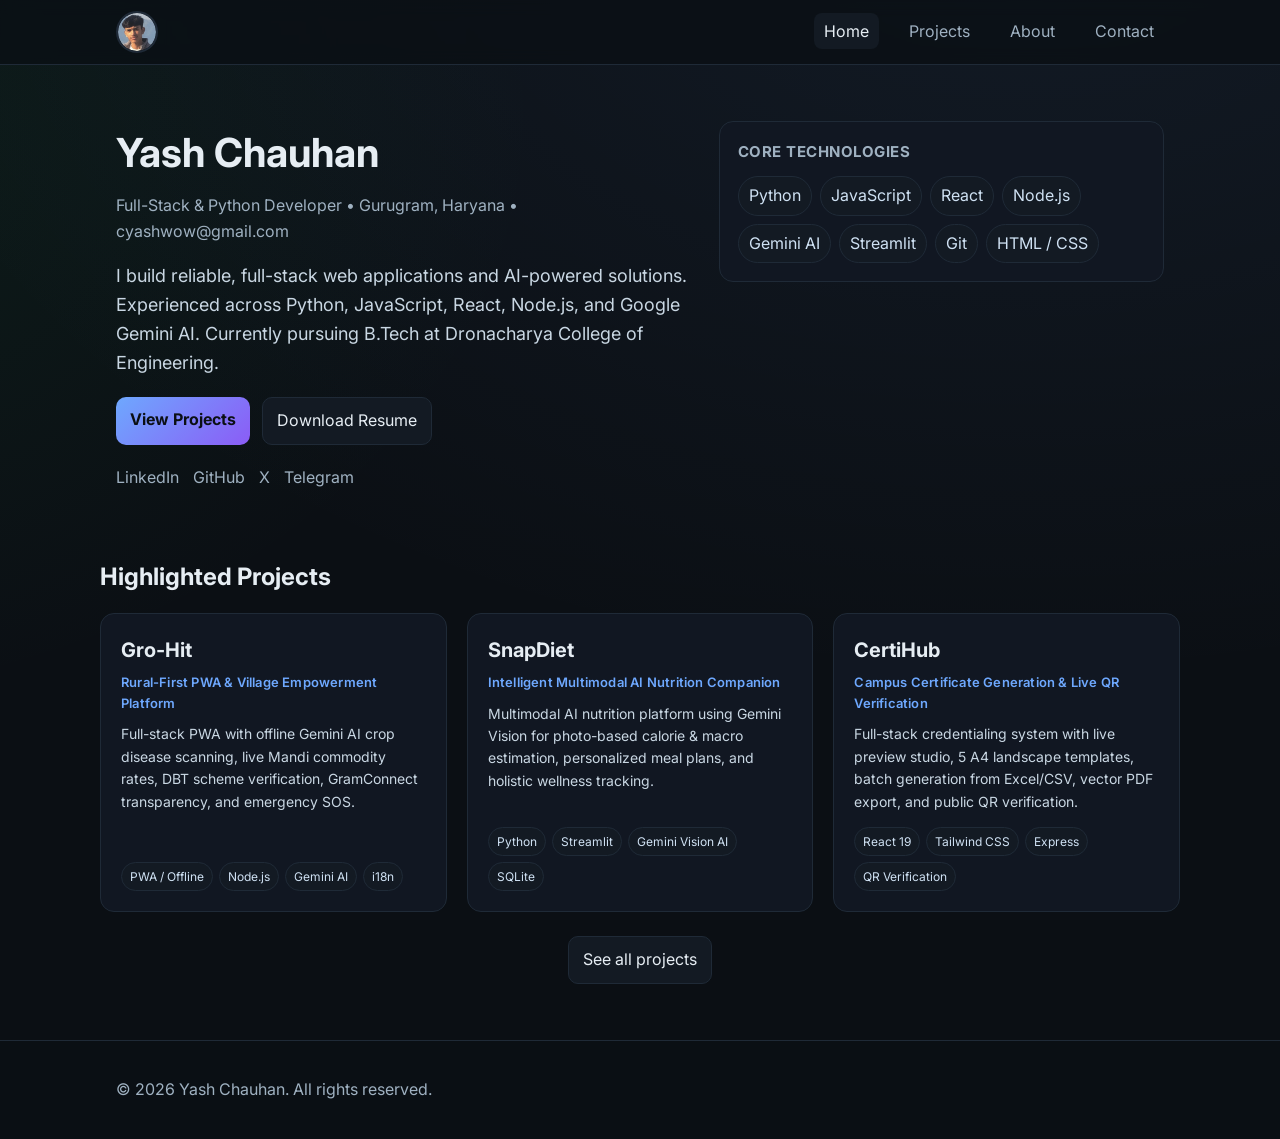
<file: index.html>
<!DOCTYPE html>
<html lang="en">
<head>
  <meta charset="UTF-8" />
  <meta name="viewport" content="width=device-width, initial-scale=1.0" />
  <title>Yash Chauhan | Full-Stack & Python Developer</title>
  <meta name="description" content="Portfolio of Yash Chauhan, Full-Stack & Python Developer based in Gurugram, Haryana. Featured projects: Gro-Hit, SnapDiet, and CertiHub."/>
  <link rel="preconnect" href="https://fonts.googleapis.com">
  <link rel="preconnect" href="https://fonts.gstatic.com" crossorigin>
  <link href="https://fonts.googleapis.com/css2?family=Inter:wght@300;400;600;800&display=swap" rel="stylesheet">
  <link rel="stylesheet" href="/assets/css/styles.css" />
  <link rel="icon" href="/assets/favicon.png" />
  <style>
    html{scroll-behavior:smooth}
    .will-reveal{opacity:0;transform:translateY(16px);filter:blur(2px);transition:opacity .7s ease,transform .7s cubic-bezier(.22,.61,.36,1),filter .7s ease;transition-delay:var(--delay,0s);will-change:transform,opacity}
    .is-visible{opacity:1;transform:translateY(0);filter:blur(0)}
    .card{transition:transform .25s ease,border-color .25s ease,background .25s ease;transform:translateY(0)}
    .card:hover{transform:translateY(-4px)}
    @media (prefers-reduced-motion: reduce){
      *,*::before,*::after{animation:none!important;transition:none!important;scroll-behavior:auto!important}
      .will-reveal{opacity:1!important;transform:none!important;filter:none!important}
    }
  </style>
</head>
<body>
  <header class="site-header">
    <div class="container nav">
      <a class="brand" href="/" title="Yash Chauhan"><img src="assets/profile.webp" alt="Yash Chauhan"></a>
      <nav>
        <a href="/index.html" class="active">Home</a>
        <a href="/projects.html">Projects</a>
        <a href="/about.html">About</a>
        <a href="/contact.html">Contact</a>
      </nav>
    </div>
  </header>

  <main>
    <section class="hero container">
      <div class="hero-text">
        <h1>Yash Chauhan</h1>
        <p class="subtitle">Full-Stack & Python Developer • Gurugram, Haryana • cyashwow@gmail.com</p>
        <p class="lead">I build reliable, full-stack web applications and AI-powered solutions. Experienced across Python, JavaScript, React, Node.js, and Google Gemini AI. Currently pursuing B.Tech at Dronacharya College of Engineering.</p>
        <div class="cta">
          <a class="btn primary" href="/projects.html">View Projects</a>
          <a class="btn" href="assets/Yash-Chauhan-Resume.pdf" download="Yash-Chauhan-Resume.pdf">Download Resume</a>
        </div>
        <div class="socials">
          <a href="https://www.linkedin.com/in/yash-chauhan-01aa91365?utm_source=share_via&utm_content=profile&utm_medium=member_android" target="_blank" rel="noreferrer">LinkedIn</a>
          <a href="https://github.com/maiyashchauhan" target="_blank" rel="noreferrer">GitHub</a>
          <a href="https://x.com/maiyashchauhan?t=0v5bc9ZHIDfpamhLMGIFfQ&s=09" target="_blank" rel="noreferrer">X</a>
          <a href="http://t.me/maiyashchauhan" target="_blank" rel="noreferrer">Telegram</a>
        </div>
      </div>
      <div class="hero-card">
        <h3 style="margin: 0 0 12px; font-size: 15px; color: var(--muted); text-transform: uppercase; letter-spacing: 0.5px;">Core Technologies</h3>
        <ul class="tech">
          <li>Python</li>
          <li>JavaScript</li>
          <li>React</li>
          <li>Node.js</li>
          <li>Gemini AI</li>
          <li>Streamlit</li>
          <li>Git</li>
          <li>HTML / CSS</li>
        </ul>
      </div>
    </section>

    <section class="highlight-projects container">
      <h2>Highlighted Projects</h2>
      <div class="grid">
        <a class="card" href="https://github.com/maiyashchauhan/gro-hit" target="_blank" rel="noreferrer">
          <div>
            <h3>Gro-Hit</h3>
            <p class="card-subtitle">Rural-First PWA & Village Empowerment Platform</p>
            <p class="card-desc">Full-stack PWA with offline Gemini AI crop disease scanning, live Mandi commodity rates, DBT scheme verification, GramConnect transparency, and emergency SOS.</p>
          </div>
          <div class="tags">
            <span class="tag">PWA / Offline</span>
            <span class="tag">Node.js</span>
            <span class="tag">Gemini AI</span>
            <span class="tag">i18n</span>
          </div>
        </a>

        <a class="card" href="https://github.com/maiyashchauhan/SnapDiet" target="_blank" rel="noreferrer">
          <div>
            <h3>SnapDiet</h3>
            <p class="card-subtitle">Intelligent Multimodal AI Nutrition Companion</p>
            <p class="card-desc">Multimodal AI nutrition platform using Gemini Vision for photo-based calorie & macro estimation, personalized meal plans, and holistic wellness tracking.</p>
          </div>
          <div class="tags">
            <span class="tag">Python</span>
            <span class="tag">Streamlit</span>
            <span class="tag">Gemini Vision AI</span>
            <span class="tag">SQLite</span>
          </div>
        </a>

        <a class="card" href="https://github.com/maiyashchauhan/dce-certihub" target="_blank" rel="noreferrer">
          <div>
            <h3>CertiHub</h3>
            <p class="card-subtitle">Campus Certificate Generation & Live QR Verification</p>
            <p class="card-desc">Full-stack credentialing system with live preview studio, 5 A4 landscape templates, batch generation from Excel/CSV, vector PDF export, and public QR verification.</p>
          </div>
          <div class="tags">
            <span class="tag">React 19</span>
            <span class="tag">Tailwind CSS</span>
            <span class="tag">Express</span>
            <span class="tag">QR Verification</span>
          </div>
        </a>
      </div>
      <div class="center">
        <a class="btn" href="/projects.html">See all projects</a>
      </div>
    </section>
  </main>

  <footer class="site-footer">
    <div class="container">
      <p>© <span id="year"></span> Yash Chauhan. All rights reserved.</p>
    </div>
  </footer>

  <script src="/assets/js/main.js"></script>
  <script>
    (function(){
      try{
        if(window.matchMedia && window.matchMedia('(prefers-reduced-motion: reduce)').matches){ return; }
        const $ = (s, root=document) => root.querySelector(s);
        const $ = (s, root=document) => Array.from(root.querySelectorAll(s));

        // Hero staggered on-load reveal
        const heroSeq = [
          $('.hero .hero-text h1'),
          $('.hero .hero-text .subtitle'),
          $('.hero .hero-text .lead'),
          $('.hero .hero-text .cta'),
          $('.hero .hero-text .socials')
        ].filter(Boolean);
        const heroCard = $('.hero .hero-card');
        const sequence = heroCard ? [...heroSeq, heroCard] : heroSeq;

        sequence.forEach((el, i) => {
          el.classList.add('will-reveal');
          el.style.setProperty('--delay', (i * 0.08)+'s');
        });
        requestAnimationFrame(() => {
          sequence.forEach(el => el.classList.add('is-visible'));
        });

        // IntersectionObserver for on-scroll reveals
        const io = new IntersectionObserver((entries, obs) => {
          entries.forEach(entry => {
            if(entry.isIntersecting){
              entry.target.classList.add('is-visible');
              obs.unobserve(entry.target);
            }
          });
        }, {threshold:0.15, rootMargin:'0px 0px -10% 0px'});

        const revealSelectors = [
          '.highlight-projects h2',
          '.highlight-projects .grid .card',
          '.projects-list .card',
          '.contact-grid > *'
        ];
        const revealEls = $(revealSelectors.join(', '));
        revealEls.forEach((el, i) => {
          el.classList.add('will-reveal');
          el.style.setProperty('--delay', ((i % 6) * 0.06)+'s');
          io.observe(el);
        });
      }catch(e){ /* no-op */ }
    })();
  </script>
</body>
</html>
</file>
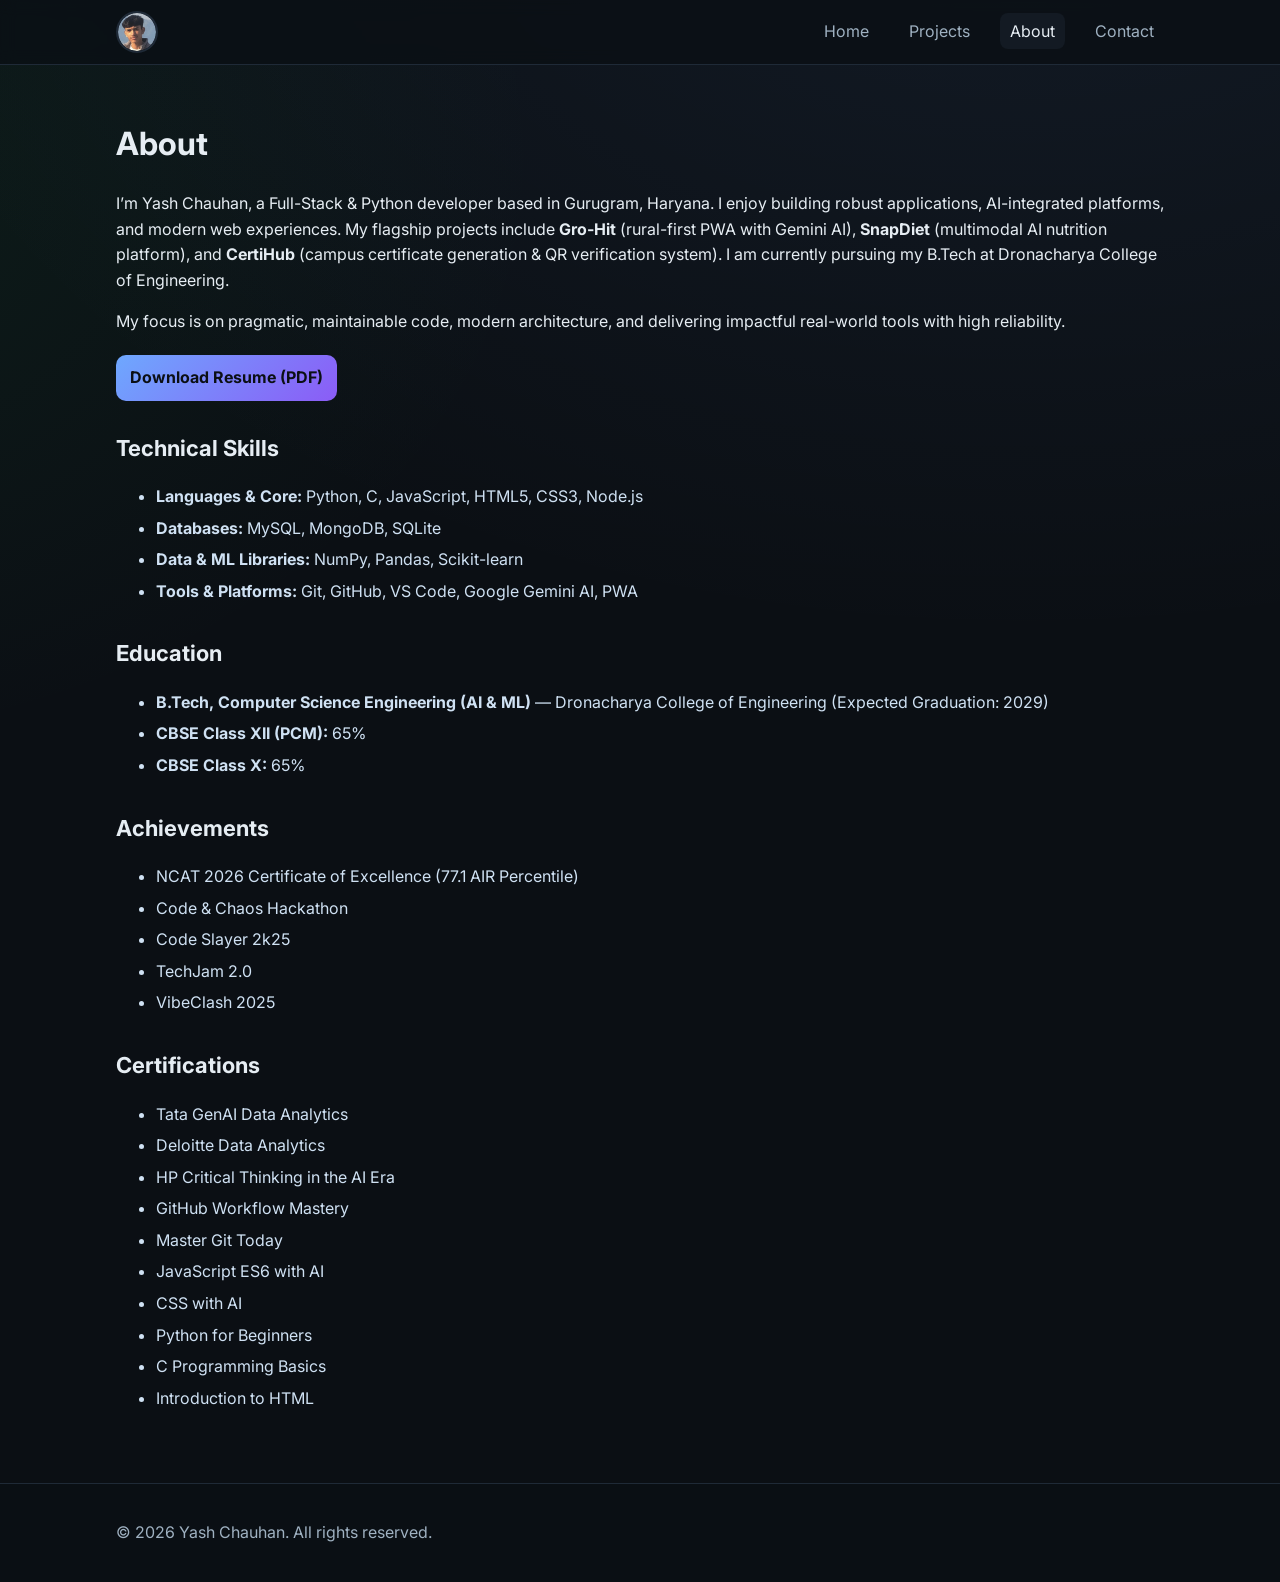
<file: about.html>
<!DOCTYPE html>
<html lang="en">
<head>
  <meta charset="UTF-8" />
  <meta name="viewport" content="width=device-width, initial-scale=1.0" />
  <title>About | Yash Chauhan</title>
  <link href="https://fonts.googleapis.com/css2?family=Inter:wght@300;400;600;800&display=swap" rel="stylesheet">
  <link rel="stylesheet" href="/assets/css/styles.css" />
</head>
<body>
  <header class="site-header">
    <div class="container nav">
      <a class="brand" href="/" title="Yash Chauhan"><img src="assets/profile.webp" alt="Yash Chauhan"></a>
      <nav>
        <a href="/index.html">Home</a>
        <a href="/projects.html">Projects</a>
        <a href="/about.html" class="active">About</a>
        <a href="/contact.html">Contact</a>
      </nav>
    </div>
  </header>

  <main class="container">
    <h1>About</h1>
    <div class="about">
      <p>I’m Yash Chauhan, a Full-Stack & Python developer based in Gurugram, Haryana. I enjoy building robust applications, AI-integrated platforms, and modern web experiences. My flagship projects include <strong>Gro-Hit</strong> (rural-first PWA with Gemini AI), <strong>SnapDiet</strong> (multimodal AI nutrition platform), and <strong>CertiHub</strong> (campus certificate generation & QR verification system). I am currently pursuing my B.Tech at Dronacharya College of Engineering.</p>
      <p>My focus is on pragmatic, maintainable code, modern architecture, and delivering impactful real-world tools with high reliability.</p>
      <div class="cta" style="margin: 20px 0 30px;">
        <a class="btn primary" href="assets/Yash-Chauhan-Resume.pdf" download="Yash-Chauhan-Resume.pdf">Download Resume (PDF)</a>
      </div>

      <h2 style="margin-top: 24px; font-size: 22px;">Technical Skills</h2>
      <ul class="bullets">
        <li><strong>Languages & Core:</strong> Python, C, JavaScript, HTML5, CSS3, Node.js</li>
        <li><strong>Databases:</strong> MySQL, MongoDB, SQLite</li>
        <li><strong>Data & ML Libraries:</strong> NumPy, Pandas, Scikit-learn</li>
        <li><strong>Tools & Platforms:</strong> Git, GitHub, VS Code, Google Gemini AI, PWA</li>
      </ul>

      <h2 style="margin-top: 32px; font-size: 22px;">Education</h2>
      <ul class="bullets">
        <li><strong>B.Tech, Computer Science Engineering (AI & ML)</strong> — Dronacharya College of Engineering (Expected Graduation: 2029)</li>
        <li><strong>CBSE Class XII (PCM):</strong> 65%</li>
        <li><strong>CBSE Class X:</strong> 65%</li>
      </ul>

      <h2 style="margin-top: 32px; font-size: 22px;">Achievements</h2>
      <ul class="bullets">
        <li>NCAT 2026 Certificate of Excellence (77.1 AIR Percentile)</li>
        <li>Code & Chaos Hackathon</li>
        <li>Code Slayer 2k25</li>
        <li>TechJam 2.0</li>
        <li>VibeClash 2025</li>
      </ul>

      <h2 style="margin-top: 32px; font-size: 22px;">Certifications</h2>
      <ul class="bullets">
        <li>Tata GenAI Data Analytics</li>
        <li>Deloitte Data Analytics</li>
        <li>HP Critical Thinking in the AI Era</li>
        <li>GitHub Workflow Mastery</li>
        <li>Master Git Today</li>
        <li>JavaScript ES6 with AI</li>
        <li>CSS with AI</li>
        <li>Python for Beginners</li>
        <li>C Programming Basics</li>
        <li>Introduction to HTML</li>
      </ul>
    </div>
  </main>

  <footer class="site-footer">
    <div class="container">
      <p>© <span id="year"></span> Yash Chauhan. All rights reserved.</p>
    </div>
  </footer>

  <script src="/assets/js/main.js"></script>
</body>
</html>
</file>
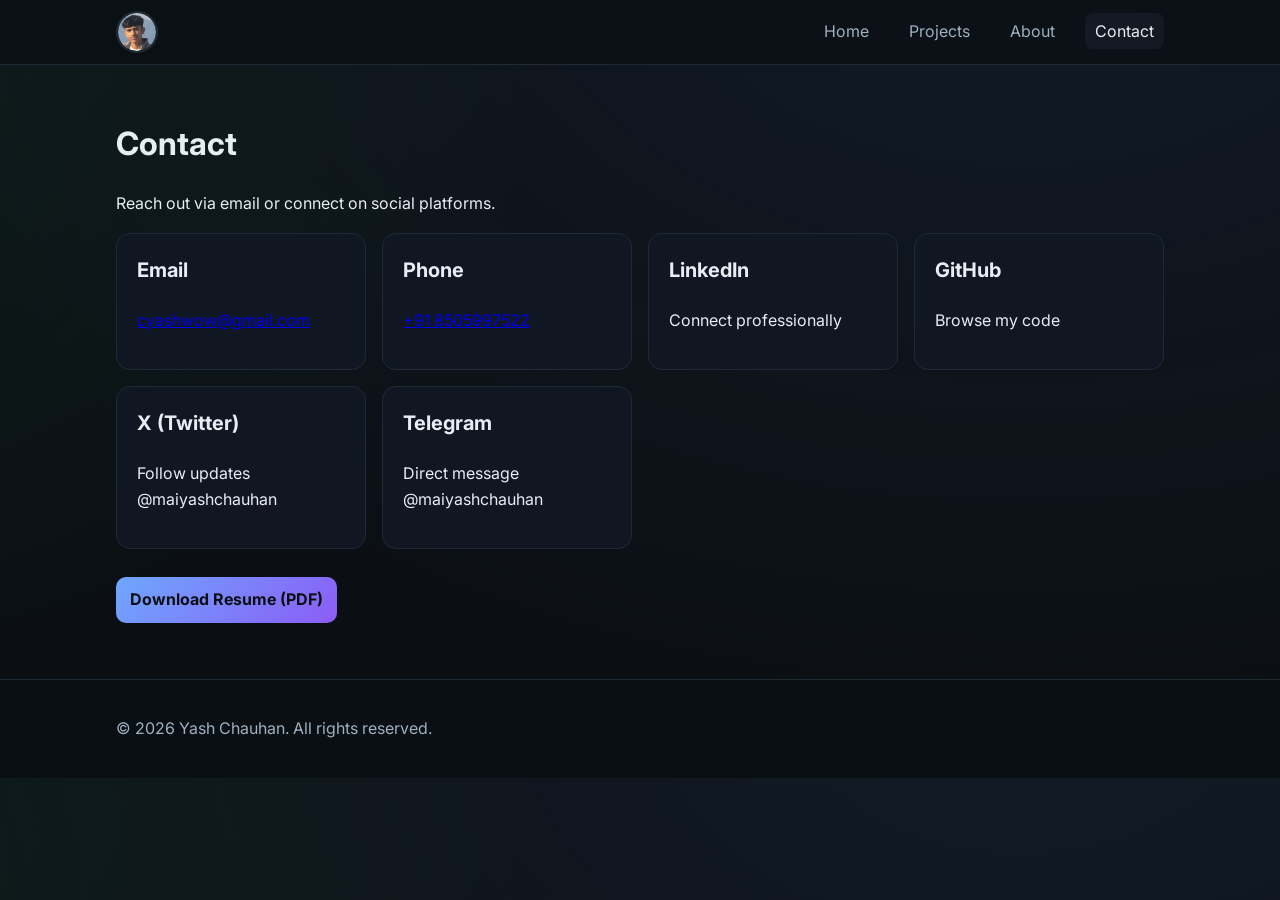
<file: contact.html>
<!DOCTYPE html>
<html lang="en">
<head>
  <meta charset="UTF-8" />
  <meta name="viewport" content="width=device-width, initial-scale=1.0" />
  <title>Contact | Yash Chauhan</title>
  <link href="https://fonts.googleapis.com/css2?family=Inter:wght@300;400;600;800&display=swap" rel="stylesheet">
  <link rel="stylesheet" href="/assets/css/styles.css" />
</head>
<body>
  <header class="site-header">
    <div class="container nav">
      <a class="brand" href="/" title="Yash Chauhan"><img src="assets/profile.webp" alt="Yash Chauhan"></a>
      <nav>
        <a href="/index.html">Home</a>
        <a href="/projects.html">Projects</a>
        <a href="/about.html">About</a>
        <a href="/contact.html" class="active">Contact</a>
      </nav>
    </div>
  </header>

  <main class="container">
    <h1>Contact</h1>
    <p>Reach out via email or connect on social platforms.</p>
    <div class="contact-grid">
      <div class="card">
        <h3>Email</h3>
        <p><a href="mailto:cyashwow@gmail.com">cyashwow@gmail.com</a></p>
      </div>
      <div class="card">
        <h3>Phone</h3>
        <p><a href="tel:+918505997522">+91 8505997522</a></p>
      </div>
      <a class="card" href="https://www.linkedin.com/in/yash-chauhan-01aa91365?utm_source=share_via&utm_content=profile&utm_medium=member_android" target="_blank" rel="noreferrer">
        <h3>LinkedIn</h3>
        <p>Connect professionally</p>
      </a>
      <a class="card" href="https://github.com/maiyashchauhan" target="_blank" rel="noreferrer">
        <h3>GitHub</h3>
        <p>Browse my code</p>
      </a>
      <a class="card" href="https://x.com/maiyashchauhan?t=0v5bc9ZHIDfpamhLMGIFfQ&s=09" target="_blank" rel="noreferrer">
        <h3>X (Twitter)</h3>
        <p>Follow updates @maiyashchauhan</p>
      </a>
      <a class="card" href="https://t.me/maiyashchauhan" target="_blank" rel="noreferrer">
        <h3>Telegram</h3>
        <p>Direct message @maiyashchauhan</p>
      </a>
    </div>
    <div style="margin-top: 28px;">
      <a class="btn primary" href="assets/Yash-Chauhan-Resume.pdf" download="Yash-Chauhan-Resume.pdf">Download Resume (PDF)</a>
    </div>
  </main>

  <footer class="site-footer">
    <div class="container">
      <p>© <span id="year"></span> Yash Chauhan. All rights reserved.</p>
    </div>
  </footer>

  <script src="/assets/js/main.js"></script>
</body>
</html>
</file>
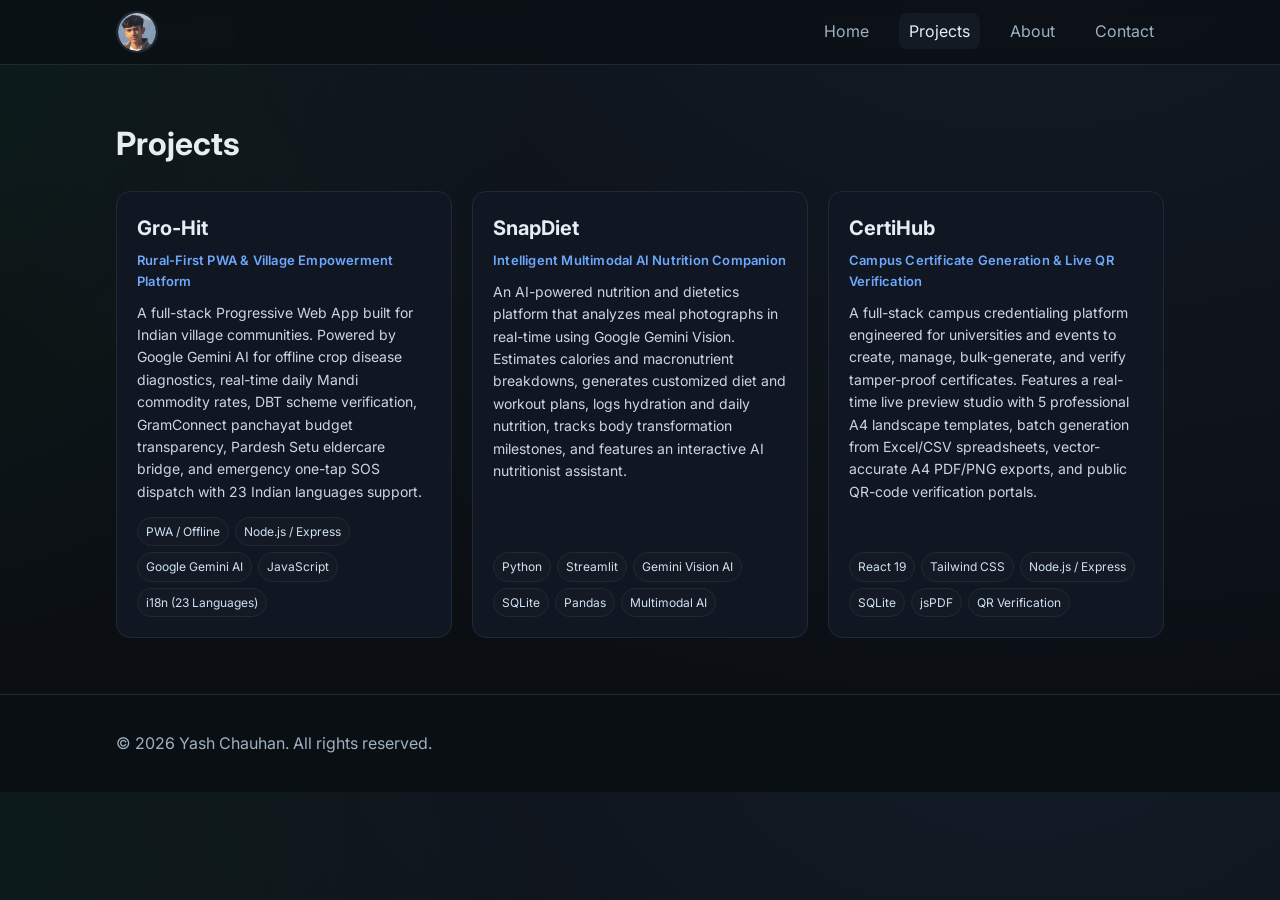
<file: projects.html>
<!DOCTYPE html>
<html lang="en">
<head>
  <meta charset="UTF-8" />
  <meta name="viewport" content="width=device-width, initial-scale=1.0" />
  <title>Projects | Yash Chauhan</title>
  <link href="https://fonts.googleapis.com/css2?family=Inter:wght@300;400;600;800&display=swap" rel="stylesheet">
  <link rel="stylesheet" href="/assets/css/styles.css" />
</head>
<body>
  <header class="site-header">
    <div class="container nav">
      <a class="brand" href="/" title="Yash Chauhan"><img src="assets/profile.webp" alt="Yash Chauhan"></a>
      <nav>
        <a href="/index.html">Home</a>
        <a href="/projects.html" class="active">Projects</a>
        <a href="/about.html">About</a>
        <a href="/contact.html">Contact</a>
      </nav>
    </div>
  </header>

  <main class="container">
    <h1>Projects</h1>
    <div class="projects-list grid">
      <a class="card" href="https://github.com/maiyashchauhan/gro-hit" target="_blank" rel="noreferrer">
        <div>
          <h3>Gro-Hit</h3>
          <p class="card-subtitle">Rural-First PWA & Village Empowerment Platform</p>
          <p class="card-desc">A full-stack Progressive Web App built for Indian village communities. Powered by Google Gemini AI for offline crop disease diagnostics, real-time daily Mandi commodity rates, DBT scheme verification, GramConnect panchayat budget transparency, Pardesh Setu eldercare bridge, and emergency one-tap SOS dispatch with 23 Indian languages support.</p>
        </div>
        <div class="tags">
          <span class="tag">PWA / Offline</span>
          <span class="tag">Node.js / Express</span>
          <span class="tag">Google Gemini AI</span>
          <span class="tag">JavaScript</span>
          <span class="tag">i18n (23 Languages)</span>
        </div>
      </a>

      <a class="card" href="https://github.com/maiyashchauhan/SnapDiet" target="_blank" rel="noreferrer">
        <div>
          <h3>SnapDiet</h3>
          <p class="card-subtitle">Intelligent Multimodal AI Nutrition Companion</p>
          <p class="card-desc">An AI-powered nutrition and dietetics platform that analyzes meal photographs in real-time using Google Gemini Vision. Estimates calories and macronutrient breakdowns, generates customized diet and workout plans, logs hydration and daily nutrition, tracks body transformation milestones, and features an interactive AI nutritionist assistant.</p>
        </div>
        <div class="tags">
          <span class="tag">Python</span>
          <span class="tag">Streamlit</span>
          <span class="tag">Gemini Vision AI</span>
          <span class="tag">SQLite</span>
          <span class="tag">Pandas</span>
          <span class="tag">Multimodal AI</span>
        </div>
      </a>

      <a class="card" href="https://github.com/maiyashchauhan/dce-certihub" target="_blank" rel="noreferrer">
        <div>
          <h3>CertiHub</h3>
          <p class="card-subtitle">Campus Certificate Generation & Live QR Verification</p>
          <p class="card-desc">A full-stack campus credentialing platform engineered for universities and events to create, manage, bulk-generate, and verify tamper-proof certificates. Features a real-time live preview studio with 5 professional A4 landscape templates, batch generation from Excel/CSV spreadsheets, vector-accurate A4 PDF/PNG exports, and public QR-code verification portals.</p>
        </div>
        <div class="tags">
          <span class="tag">React 19</span>
          <span class="tag">Tailwind CSS</span>
          <span class="tag">Node.js / Express</span>
          <span class="tag">SQLite</span>
          <span class="tag">jsPDF</span>
          <span class="tag">QR Verification</span>
        </div>
      </a>
    </div>
  </main>

  <footer class="site-footer">
    <div class="container">
      <p>© <span id="year"></span> Yash Chauhan. All rights reserved.</p>
    </div>
  </footer>

  <script src="/assets/js/main.js"></script>
</body>
</html>
</file>
<file: assets/css/styles.css>
:root{
  --bg:#0b0f14;
  --surface:#0f141b;
  --elev:#131a23;
  --text:#e6edf3;
  --muted:#9fb1c1;
  --primary:#6ea8fe;
  --accent:#22c55e;
  --card:#111722;
  --border:#1f2a37;
}
*{box-sizing:border-box}
html,body{margin:0;padding:0}
body{
  font-family:Inter,system-ui,-apple-system,Segoe UI,Roboto,Arial,Segoe UI Emoji,Segoe UI Symbol,sans-serif;
  color:var(--text);
  background:radial-gradient(1200px 800px at 80% -10%, rgba(110,168,254,0.08), transparent),
             radial-gradient(800px 600px at -20% 10%, rgba(34,197,94,0.08), transparent),
             var(--bg);
  line-height:1.6;
}
.container{max-width:1080px;margin:0 auto;padding:0 16px}
.site-header{position:sticky;top:0;background:rgba(11,15,20,0.8);backdrop-filter:blur(8px);border-bottom:1px solid var(--border);z-index:10}
.nav{display:flex;justify-content:space-between;align-items:center;height:64px}
.brand{display:inline-flex;align-items:center;justify-content:center;width:42px;height:42px;border-radius:50%;overflow:hidden;border:2px solid var(--border);background:var(--elev);color:#0b0f14;text-decoration:none;font-weight:800;transition:transform .2s ease,border-color .2s ease}
.brand:hover{transform:scale(1.06);border-color:var(--primary)}
.brand img{width:100%;height:100%;object-fit:cover;border-radius:50%;display:block}
nav a{color:var(--muted);text-decoration:none;margin-left:16px;padding:8px 10px;border-radius:8px}
nav a:hover, nav a.active{color:var(--text);background:var(--elev)}

.hero{display:grid;grid-template-columns:1.3fr 1fr;gap:24px;padding:56px 16px 24px}
.hero h1{font-size:40px;margin:0 0 8px}
.subtitle{color:var(--muted);margin:0 0 16px}
.lead{font-size:18px;color:#c9d7e3}
.cta{display:flex;gap:12px;margin:20px 0}
.btn{display:inline-block;border:1px solid var(--border);padding:10px 14px;border-radius:10px;color:var(--text);text-decoration:none;background:var(--elev)}
.btn.primary{background:linear-gradient(135deg,var(--primary),#8b5cf6);color:#0b0f14;border:none;font-weight:700}
.btn:hover{filter:brightness(1.05)}
.socials{display:flex;gap:14px;margin-top:10px}
.socials a{color:var(--muted);text-decoration:none}
.socials a:hover{color:var(--text)}
.hero-card{background:var(--card);border:1px solid var(--border);border-radius:14px;padding:18px;height:max-content}
.tech{list-style:none;margin:0;padding:0;display:flex;flex-wrap:wrap;gap:8px}
.tech li{padding:6px 10px;border:1px solid var(--border);border-radius:999px;background:var(--elev);color:#cfe1f3}

.highlight-projects{padding:24px 0 56px}
.highlight-projects h2{margin-bottom:16px}
.grid{display:grid;grid-template-columns:repeat(auto-fit,minmax(280px,1fr));gap:20px}
.card{display:flex;flex-direction:column;justify-content:space-between;background:var(--card);border:1px solid var(--border);border-radius:14px;padding:20px;color:var(--text);text-decoration:none;transition:transform .25s ease,border-color .25s ease,background .25s ease}
.card:hover{border-color:#2a3a4a;background:#0f1520;transform:translateY(-4px)}
.card h3{margin:0 0 6px;font-size:20px;color:var(--text);transition:color .2s ease}
.card:hover h3{color:var(--primary)}
.card-subtitle{font-size:13px;color:var(--primary);font-weight:600;margin:0 0 10px;letter-spacing:0.2px}
.card-desc{margin:0 0 14px;font-size:14px;color:#c9d7e3;line-height:1.6;flex-grow:1}
.tags{display:flex;flex-wrap:wrap;gap:6px;margin-top:auto}
.tag{display:inline-block;padding:4px 8px;border:1px solid var(--border);border-radius:999px;color:#cfe1f3;font-size:12px;background:var(--elev)}
.center{text-align:center;margin-top:24px}

main.container{padding:32px 16px 56px}
.projects-list .card h3{margin:0 0 6px}
.bullets{color:#cfe1f3}
.bullets li{margin:6px 0}

.contact-grid{display:grid;grid-template-columns:repeat(auto-fill,minmax(240px,1fr));gap:16px;margin-top:12px}

.site-footer{border-top:1px solid var(--border);padding:20px 0;color:var(--muted);background:rgba(11,15,20,0.6)}

@media (max-width: 800px){
  .hero{grid-template-columns:1fr}
}
</file>
